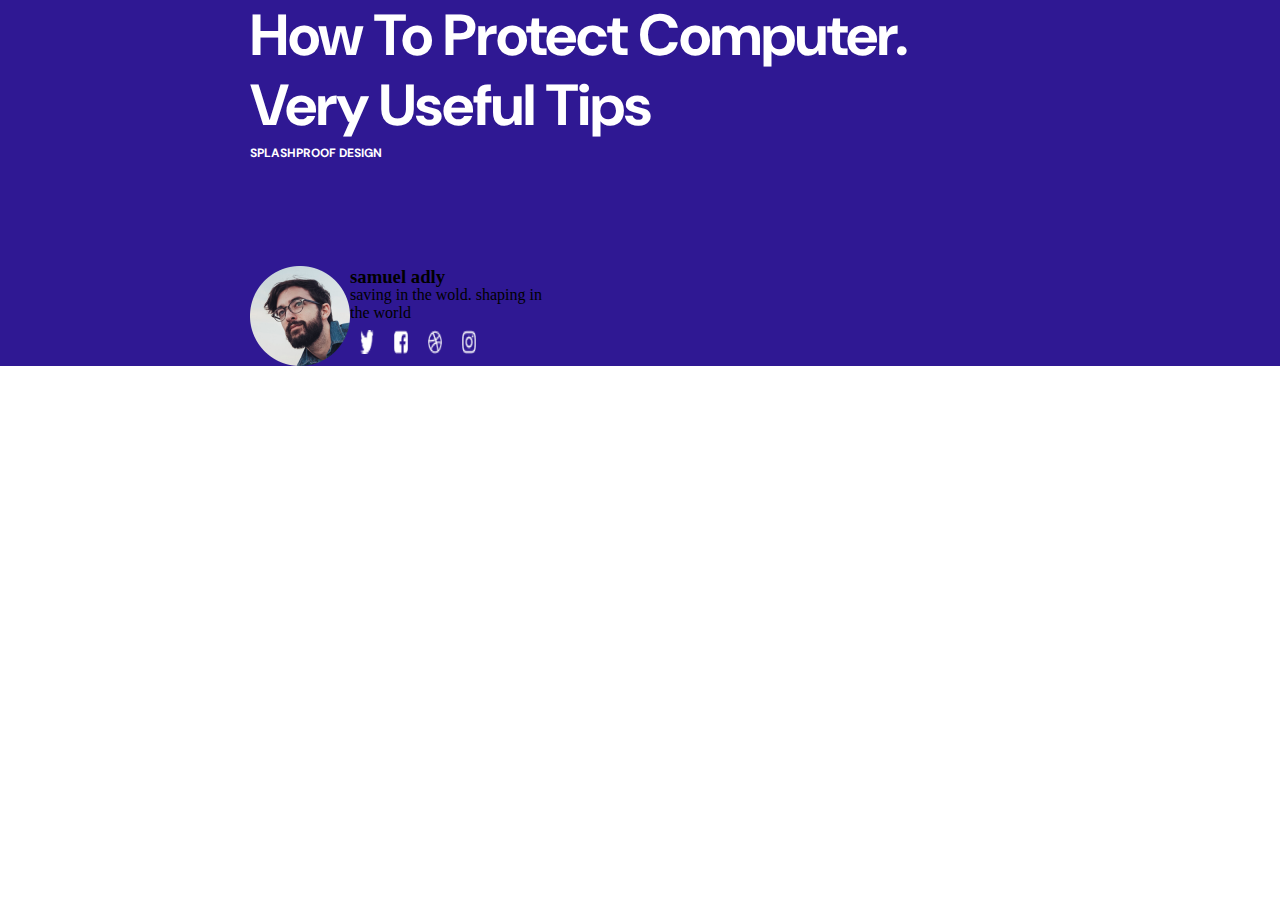
<file: index.html>
<!DOCTYPE html>
<html lang="en">
  <head>
    <meta charset="UTF-8" />
    <meta name="viewport" content="width=device-width, initial-scale=1.0" />
    <title>Document</title>
    <link rel="stylesheet" href="style.css" />
    <style>
      @import url("https://fonts.googleapis.com/css2?family=Clicker+Script&family=DM+Sans:ital,opsz,wght@0,9..40,100..1000;1,9..40,100..1000&family=Playfair+Display:ital,wght@0,400..900;1,400..900&family=Rubik:ital,wght@0,300..900;1,300..900&display=swap");
    </style>
  </head>
  <body>
    <header>
      <div class="wrapper">
        <div class="tulisan">
          <h2>
            How To Protect Computer. <br />
            Very Useful Tips
          </h2>
          <p>Splashproof Design</p>
        </div>

        <div class="profil">
          <img src="/image/Userpic@2x.png" alt="profil" class="gambar" />
          <h3 class="tulis">samuel adly</h3>

          <p class="tulis">saving in the wold. shaping in the world</p>
          <div class="logo">
            <div class="twitter">
              <img src="/image/fa-twitter.png" alt="logo twitter" />
            </div>
            <div class="facebook">
              <img src="/image/fa-facebook-square.png" alt="logo facebook" />
            </div>
            <div class="dribble">
              <img src="/image/fa-dribbble.png" alt="logo dribble" />
            </div>
            <div class="instagram">
              <img src="/image/fa-instagram.png" alt="logo instagram" />
            </div>
          </div>
        </div>
      </div>
    </header>
  </body>
</html>
</file>
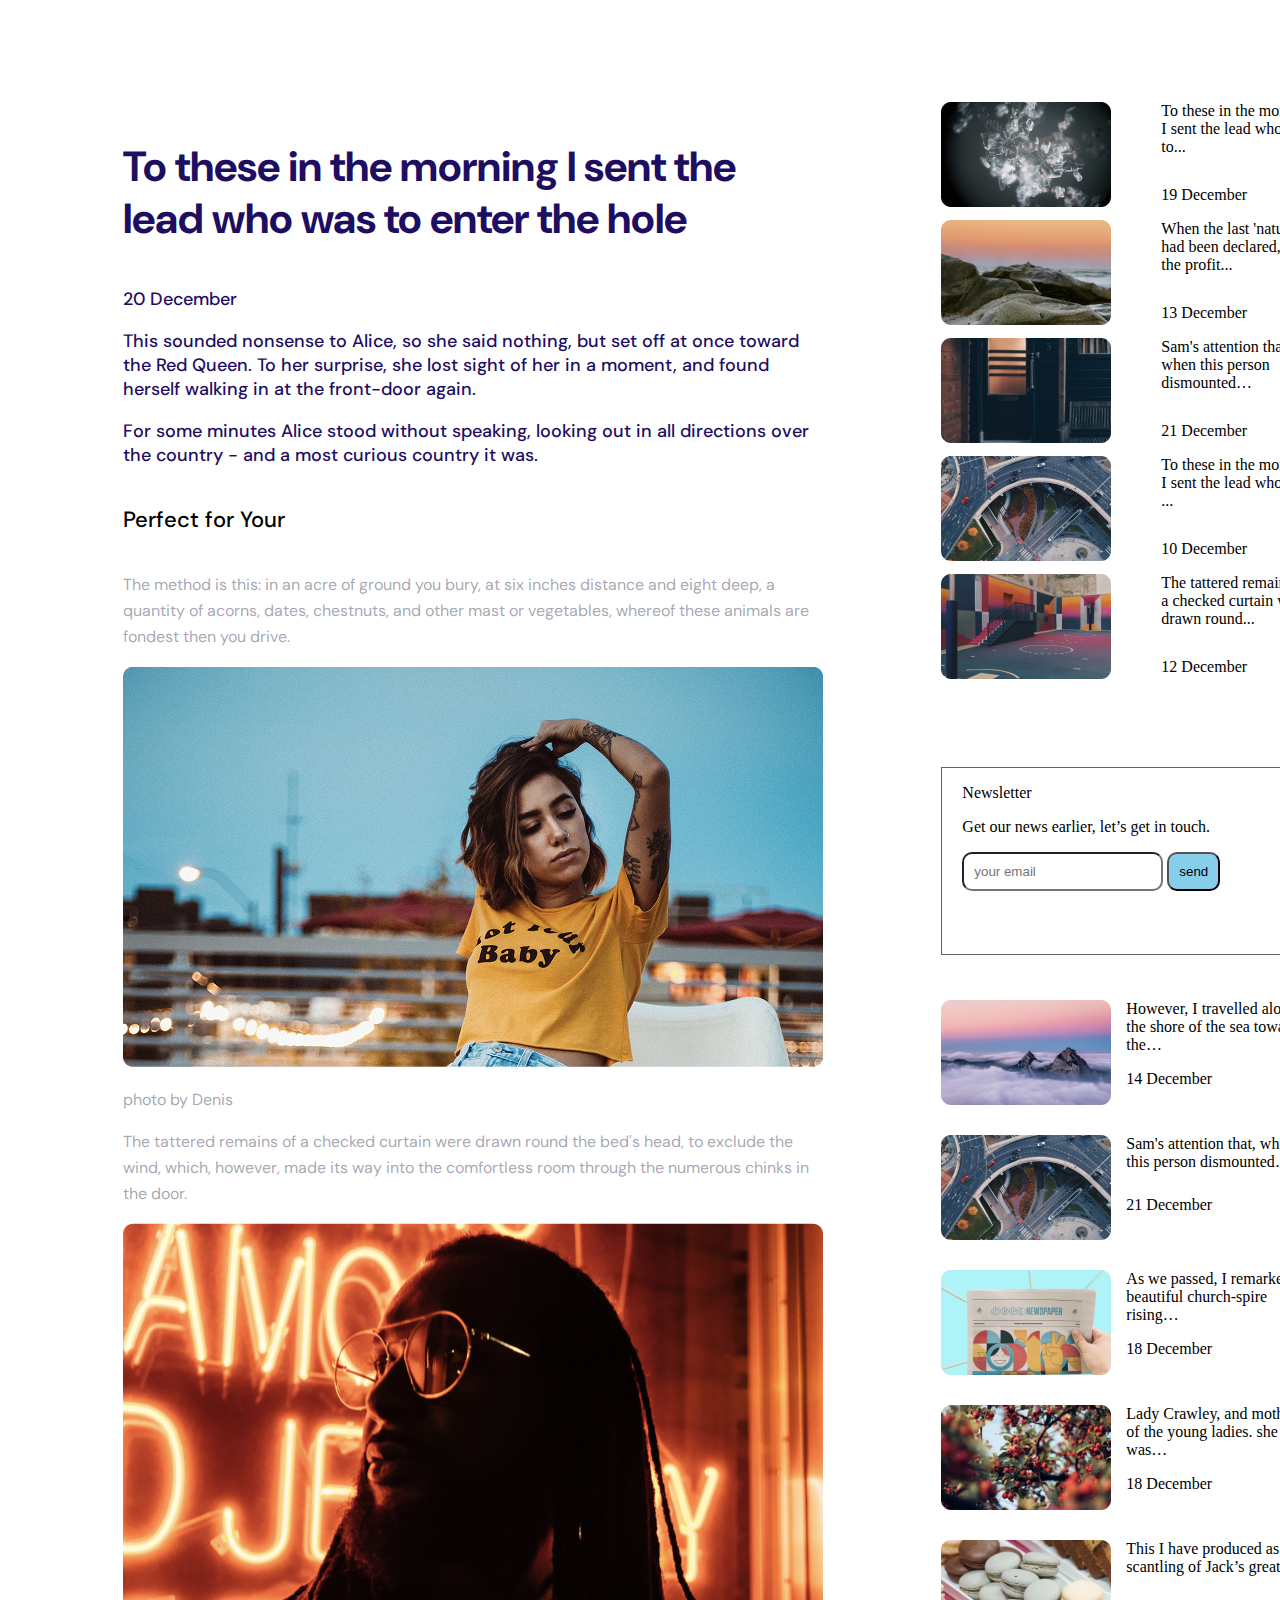
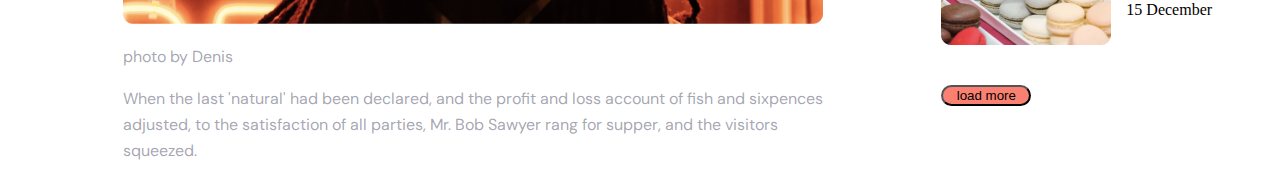
<file: index2.html>
<!DOCTYPE html>
<html lang="en">
  <head>
    <meta charset="UTF-8" />
    <meta name="viewport" content="width=device-width, initial-scale=1.0" />
    <title>Document</title>
    <link rel="stylesheet" href="style2.css" />
  </head>
  <body>
    <div class="container">
      <div class="main column-pertama">
        <h3>
          To these in the morning I sent the lead who was to enter the hole
        </h3>
        <p>20 December</p>
        <p>
          This sounded nonsense to Alice, so she said nothing, but set off at
          once toward the Red Queen. To her surprise, she lost sight of her in a
          moment, and found herself walking in at the front-door again.
        </p>
        <p>
          For some minutes Alice stood without speaking, looking out in all
          directions over the country - and a most curious country it was.
        </p>
        <h5>Perfect for Your</h5>
        <p class="p1">
          The method is this: in an acre of ground you bury, at six inches
          distance and eight deep, a quantity of acorns, dates, chestnuts, and
          other mast or vegetables, whereof these animals are fondest then you
          drive.
        </p>
        <img src="/image2/Mask (1).png" alt="gambar perempuan" />
        <p class="p2">photo by Denis</p>
        <p class="p3">
          The tattered remains of a checked curtain were drawn round the bed's
          head, to exclude the wind, which, however, made its way into the
          comfortless room through the numerous chinks in the door.
        </p>
        <img src="/image2/Photo 6.png" alt="orang dengan potongan yahuddd" />
        <p class="p4">photo by Denis</p>
        <p class="p5">
          When the last 'natural' had been declared, and the profit and loss
          account of fish and sixpences adjusted, to the satisfaction of all
          parties, Mr. Bob Sawyer rang for supper, and the visitors squeezed.
        </p>
      </div>
      <div class="sidebar-kanan side-pertama">
        <div class="pertama">
          <img src="/image2/Photo 2.png" alt="gambar artikel" />
          <article>
            To these in the morning I sent the lead who was to...
          </article>
          <p>19 December</p>
        </div>
        <div class="kedua">
          <img src="/image2/Photo.png" alt="gambar awan" />
          <article>
            When the last 'natural' had been declared, and the profit...
          </article>
          <p>13 December</p>
        </div>
        <div class="ketiga">
          <img src="/image2/Photo 3.png" alt="gambar laut" />
          <article>Sam's attention that, when this person dismounted…</article>
          <p>21 December</p>
        </div>
        <div class="keempat">
          <img src="/image2/Photo 4.png" alt="gambar ke empat" />
          <article>To these in the morning I sent the lead who was ...</article>
          <p>10 December</p>
        </div>
        <div class="kelima">
          <img src="/image2/Photo 5.png" alt="gambar " />
          <article>
            The tattered remains of a checked curtain were drawn round...
          </article>
          <p>12 December</p>
        </div>
      </div>
      <div class="pembungkus-email side-kedua">
        <p>Newsletter</p>
        <p>Get our news earlier, let’s get in touch.</p>
        <form action="submit">
          <label for="email"></label>
          <input
            type="email"
            class="placeholder"
            placeholder="your email"
            id="email"
          />
          <button class="kirim">send</button>
        </form>
      </div>
      <div class="sidebar-kanan2">
        <div class="pertama">
          <img src="/image2/Photo 7.png" alt="gambarpemandangan" />
          <article>
            However, I travelled along the shore of the sea towards the…
          </article>
          <p>14 December</p>
        </div>

        <div class="kedua">
          <img src="/image2/Photo 4.png " alt="gambar" />
          <article>Sam's attention that, when this person dismounted…</article>
          <p>21 December</p>
        </div>

        <div class="ketiga">
          <img src="/image2/Photo 8.png " alt="gambar" />
          <article>
            As we passed, I remarked a beautiful church-spire rising…
          </article>
          <p>18 December</p>
        </div>

        <div class="keempat">
          <img src="/image2/Photo 9.png " alt="gambar" />
          <article>
            Lady Crawley, and mother of the young ladies. she was…
          </article>
          <p>18 December</p>
        </div>

        <div class="kelima">
          <img src="/image2/Photo (1).png" alt="gambar" />
          <article>
            This I have produced as a scantling of Jack’s great...
          </article>
          <p>15 December</p>
          <button>load more</button>
        </div>
      </div>
    </div>
  </body>
</html>
</file>
<file: style.css>
* {
  margin: 0;
  padding: 0;
  box-sizing: border-box;
}

header {
  background-color: #2f1893;
}
.wrapper {
  width: 780px;
  margin: auto;
  /* border: 5px solid red; */
}
.tulisan h2 {
  text-align: left;
  color: white;
  font-weight: 700;
  font-size: 58px;
  line-height: 70px;
  letter-spacing: -1px;
  font-family: "DM Sans", sans-serif;
}

.tulisan p {
  text-align: left;
  font-family: "DM Sans", sans-serif;
  font-weight: 700;
  font-size: 12px;
  line-height: 26px;
  text-transform: uppercase;
  color: white;
}

.profil {
  width: 388px;
  height: 100px;
  /* border: 5px solid black; */
  margin-top: 100px;
  display: grid;
  grid-template-columns: 100px 200px;
  grid-template-areas:
    "profil tulisan"
    "profil tulisan-bawah"
    "profil logo";
}

.profil img {
  width: 100px;
  height: 100px;
  grid-area: profil;
}

.profil h3 {
  grid-area: tulisan;
}

.profil p {
  grid-area: tulisan-bawah;
  margin-top: -10px;
}

.logo {
  grid-area: logo;
  display: flex;
  gap: 20px;
}

.logo .twitter img {
  width: 14px;
  height: 24px;
  margin-left: 10px;
}

.logo .facebook img {
  width: 14px;
  height: 24px;
}

.logo .dribble img {
  width: 14px;
  height: 24px;
}

.logo .instagram img {
  width: 14px;
  height: 24px;
}

/* akhir dari header */

/* awal dari main */

.main-menu {
  width: 770px;
  margin: auto;
  border: 5px solid red;
}

.main-menu h1 {
  margin-bottom: 90px;
  margin-top: 50px;
}

.main-menu h5 {
  font-family: "DM Sans", sans-serif;
  margin-top: 90px;
  margin-bottom: 20px;
}
/* akhir dari main */
</file>
<file: style2.css>
@import url("https://fonts.googleapis.com/css2?family=Clicker+Script&family=DM+Sans:ital,opsz,wght@0,9..40,100..1000;1,9..40,100..1000&family=Playfair+Display:ital,wght@0,400..900;1,400..900&family=Rubik:ital,wght@0,300..900;1,300..900&display=swap");

.container {
  width: 1400px;
  margin: auto;
  display: grid;
  grid-template-columns: 2fr 1fr;
  grid-template-areas:
    "column-pertama side-pertama"
    "column-pertama side-kedua"
    "column-pertama side-ketiga";
  /* border: 5px solid blue; */
}
/* ini adalah main yang ada di dalam container. sejajar dengan sidebar */
.main {
  width: 700px;
  margin-left: 115px;
  margin-top: 91px;
  /* border: 5px solid black; */
}

.main h3 {
  font-family: "DM Sans", sans-serif;
  font-weight: 700;
  font-size: 42px;
  line-height: 52px;
  letter-spacing: -0, 45px;
  color: #1e0e62;
}

.main p {
  font-family: "DM Sans", sans-serif;
  font-weight: 500;
  font-size: 18px;
  color: #1e0e62;
}

.main h5 {
  font-family: "DM Sans", sans-serif;
  font-weight: 500;
  font-size: 22px;
  line-height: 32px;
}

.main .p1 {
  font-family: "DM Sans", sans-serif;
  font-weight: 400;
  font-size: 16px;
  line-height: 26px;
  letter-spacing: 0;
  color: #15143966;
}

/* harusnya di sini gambar */

.main .p2 {
  font-family: "DM Sans", sans-serif;
  font-size: 16px;
  font-weight: 400;
  line-height: 26px;
  color: #15143966;
}

.main .p3 {
  font-family: "DM Sans", sans-serif;
  font-weight: 400;
  font-size: 16px;
  line-height: 26px;
  color: #15143966;
}

.main .p4 {
  font-family: "DM Sans", sans-serif;
  font-weight: 400;
  font-size: 16px;
  line-height: 26px;
  color: #15143966;
}

.main .p5 {
  font-family: "DM Sans", sans-serif;
  font-weight: 400;
  font-size: 16px;
  line-height: 26px;
  color: #15143966;
}
/* akhir dari main */

/* ini adalah sidebar-kanan yang ada di dalam container */
.column-pertama {
  grid-area: column-pertama;
}
.side-pertama {
  grid-area: side-pertama;
}

.side-kedua {
  grid-area: side-kedua;
}
.sidebar-kanan {
  width: 378px;
  /* border: 6px solid red; */
  margin-top: 94px;
}
/* ini adalah sidebar yang pertama yang ada di dalam sidebar kanan yang ada di dalam container */
.sidebar-kanan .pertama {
  display: grid;
  gap: 50px;
  grid-template-columns: 1fr 1fr;
  grid-template-areas:
    "gambar artikel"
    "gambar tulisan";
}

.sidebar-kanan .pertama img {
  grid-area: gambar;
}

.sidebar-kanan .pertama article {
  grid-area: artikel;
}
.sidebar-kanan .pertama p {
  margin-top: -20px;
  grid-area: tulisan;
}
/* ini adalah sidebar kanan yang pertama */

/* ini adalah sidebar-kanan yang kedua. yang ada di dalam sidebar kanan yang ada di dalam container */

.sidebar-kanan .kedua {
  display: grid;
  gap: 50px;
  grid-template-columns: 1fr 1fr;
  grid-template-areas:
    "gambar artikel"
    "gambar tulisan";
}
.sidebar-kanan .kedua img {
  grid-area: gambar;
}

.sidebar-kanan .kedua article {
  grid-area: artikel;
}
.sidebar-kanan .kedua p {
  grid-area: tulisan;
  margin-top: -20px;
}

/* ini adalah sidebar kanan yang ketiga yang ada i dalam sidebar kanan yang ada di container */

.sidebar-kanan .ketiga {
  display: grid;
  gap: 50px;
  grid-template-columns: 1fr 1fr;
  grid-template-areas:
    "gambar artikel"
    "gambar tulisan";
}
.sidebar-kanan .ketiga img {
  grid-area: gambar;
}

.sidebar-kanan .ketiga article {
  grid-area: artikel;
}
.sidebar-kanan .ketiga p {
  grid-area: tulisan;
  margin-top: -20px;
}

/* ini adalah sidebar kanan yang ke empat yang ada di dalam sidebar kanan yang ada di container */

.sidebar-kanan .keempat {
  display: grid;
  gap: 50px;
  grid-template-columns: 1fr 1fr;
  grid-template-areas:
    "gambar artikel"
    "gambar tulisan";
}
.sidebar-kanan .keempat img {
  grid-area: gambar;
}

.sidebar-kanan .keempat article {
  grid-area: artikel;
}
.sidebar-kanan .keempat p {
  grid-area: tulisan;
  margin-top: -20px;
}

/* ini adalah sidebar kanan yang kelima yang ada di dalam sidebar kanan yang ada di dalam container */

.sidebar-kanan .kelima {
  display: grid;
  gap: 50px;
  grid-template-columns: 1fr 1fr;
  grid-template-areas:
    "gambar artikel"
    "gambar tulisan";
}
.sidebar-kanan .kelima img {
  grid-area: gambar;
}

.sidebar-kanan .kelima article {
  grid-area: artikel;
}
.sidebar-kanan .kelima p {
  grid-area: tulisan;
  margin-top: -20px;
}

.pembungkus-email {
  width: 370px;
  height: 186px;
  border: 1px solid rgb(97, 97, 110);
  margin-top: 30px;
}
.pembungkus-email p {
  margin-left: 20px;
}

.pembungkus-email .placeholder {
  margin-left: 20px;
}
.placeholder {
  border-radius: 10px;
  padding: 10px;
}

.pembungkus-email .kirim {
  background-color: skyblue;
  padding: 10px;
  border-radius: 10px;
}

/* sidebar-kanan2 yang ada di dalam yang ada di dalam container */
/* sidebar kanan yang pertama */
.sidebar-kanan2 .pertama {
  grid-area: side-ketiga;
  width: 370px;
  margin-bottom: 30px;
  /* border: 3px solid blue; */
  display: grid;
  grid-template-columns: 1fr 1fr;
  grid-template-areas:
    "gambar artikel"
    "gambar tanggal";
}

.sidebar-kanan2 .pertama img {
  grid-area: gambar;
}

.sidebar-kanan2 .pertama article {
  grid-area: artikel;
}

.sidebar-kanan2 .pertama p {
  grid-area: tanggal;
}

/* sidebar kanan yang kedua */

.sidebar-kanan2 .kedua {
  grid-area: side-ketiga;
  width: 370px;
  margin-bottom: 30px;
  /* border: 3px solid blue; */
  display: grid;
  grid-template-columns: 1fr 1fr;
  grid-template-areas:
    "gambar artikel"
    "gambar tanggal";
}

.sidebar-kanan2 .kedua img {
  grid-area: gambar;
}

.sidebar-kanan2 .kedua article {
  grid-area: artikel;
}

.sidebar-kanan2 .kedua p {
  grid-area: tanggal;
}

/* sidebar kanan yang ketiga */

.sidebar-kanan2 .ketiga {
  grid-area: side-ketiga;
  width: 370px;
  margin-bottom: 30px;
  /* border: 3px solid blue; */
  display: grid;
  grid-template-columns: 1fr 1fr;
  grid-template-areas:
    "gambar artikel"
    "gambar tanggal";
}

.sidebar-kanan2 .ketiga img {
  grid-area: gambar;
}

.sidebar-kanan2 .ketiga article {
  grid-area: artikel;
}

.sidebar-kanan2 .ketiga p {
  grid-area: tanggal;
}

/* sidebar yang keempat */

.sidebar-kanan2 .keempat {
  grid-area: side-ketiga;
  width: 370px;
  margin-bottom: 30px;
  /* border: 3px solid blue; */
  display: grid;
  grid-template-columns: 1fr 1fr;
  grid-template-areas:
    "gambar artikel"
    "gambar tanggal";
}

.sidebar-kanan2 .keempat img {
  grid-area: gambar;
}

.sidebar-kanan2 .keempat article {
  grid-area: artikel;
}

.sidebar-kanan2 .keempat p {
  grid-area: tanggal;
}

/* keempat */

.sidebar-kanan2 .kelima {
  grid-area: side-ketiga;
  width: 370px;
  margin-bottom: 30px;
  /* border: 3px solid blue; */
  display: grid;
  grid-template-columns: 1fr 1fr;
  grid-template-areas:
    "gambar artikel"
    "gambar tanggal";
}

.sidebar-kanan2 .kelima img {
  grid-area: gambar;
}

.sidebar-kanan2 .kelima article {
  grid-area: artikel;
}

.sidebar-kanan2 .kelima p {
  grid-area: tanggal;
}

.sidebar-kanan2 button {
  margin-top: 40px;
  width: 90px;
  background-color: salmon;
  border-radius: 20px;
}
</file>
